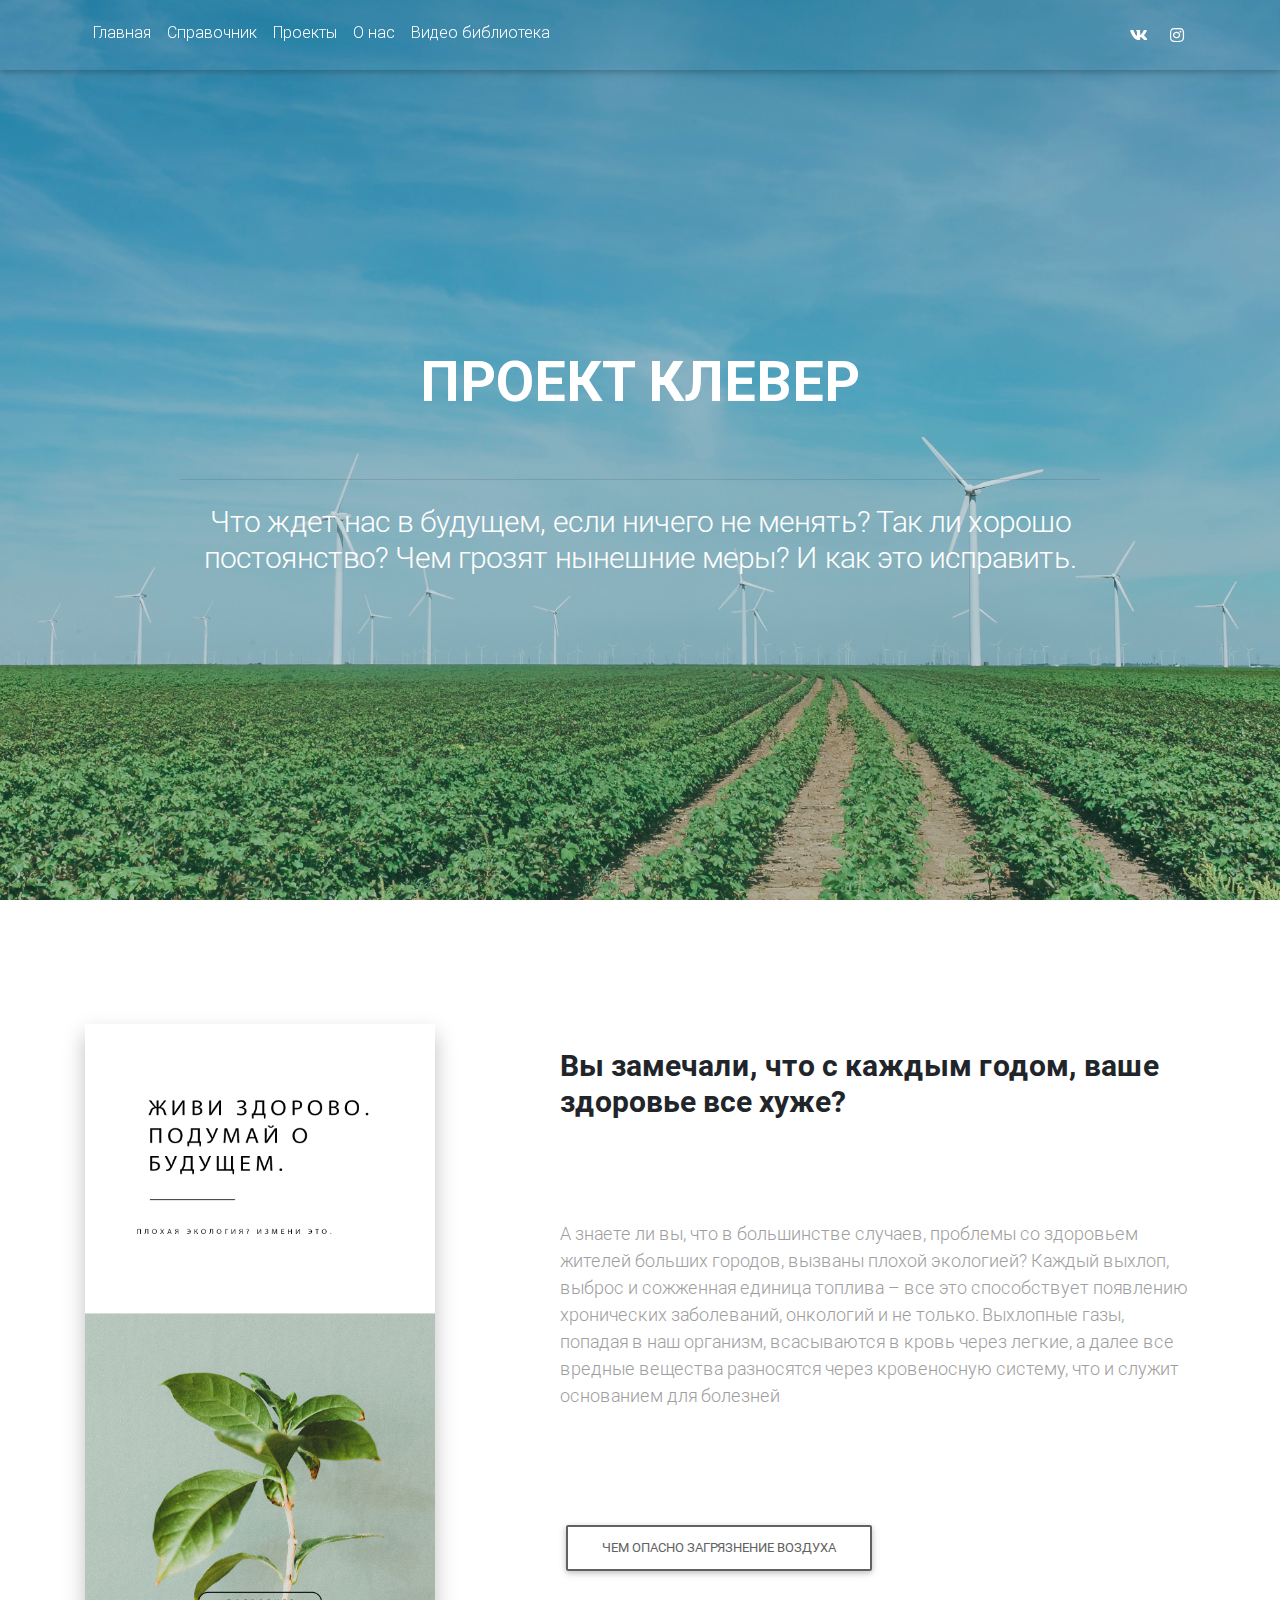
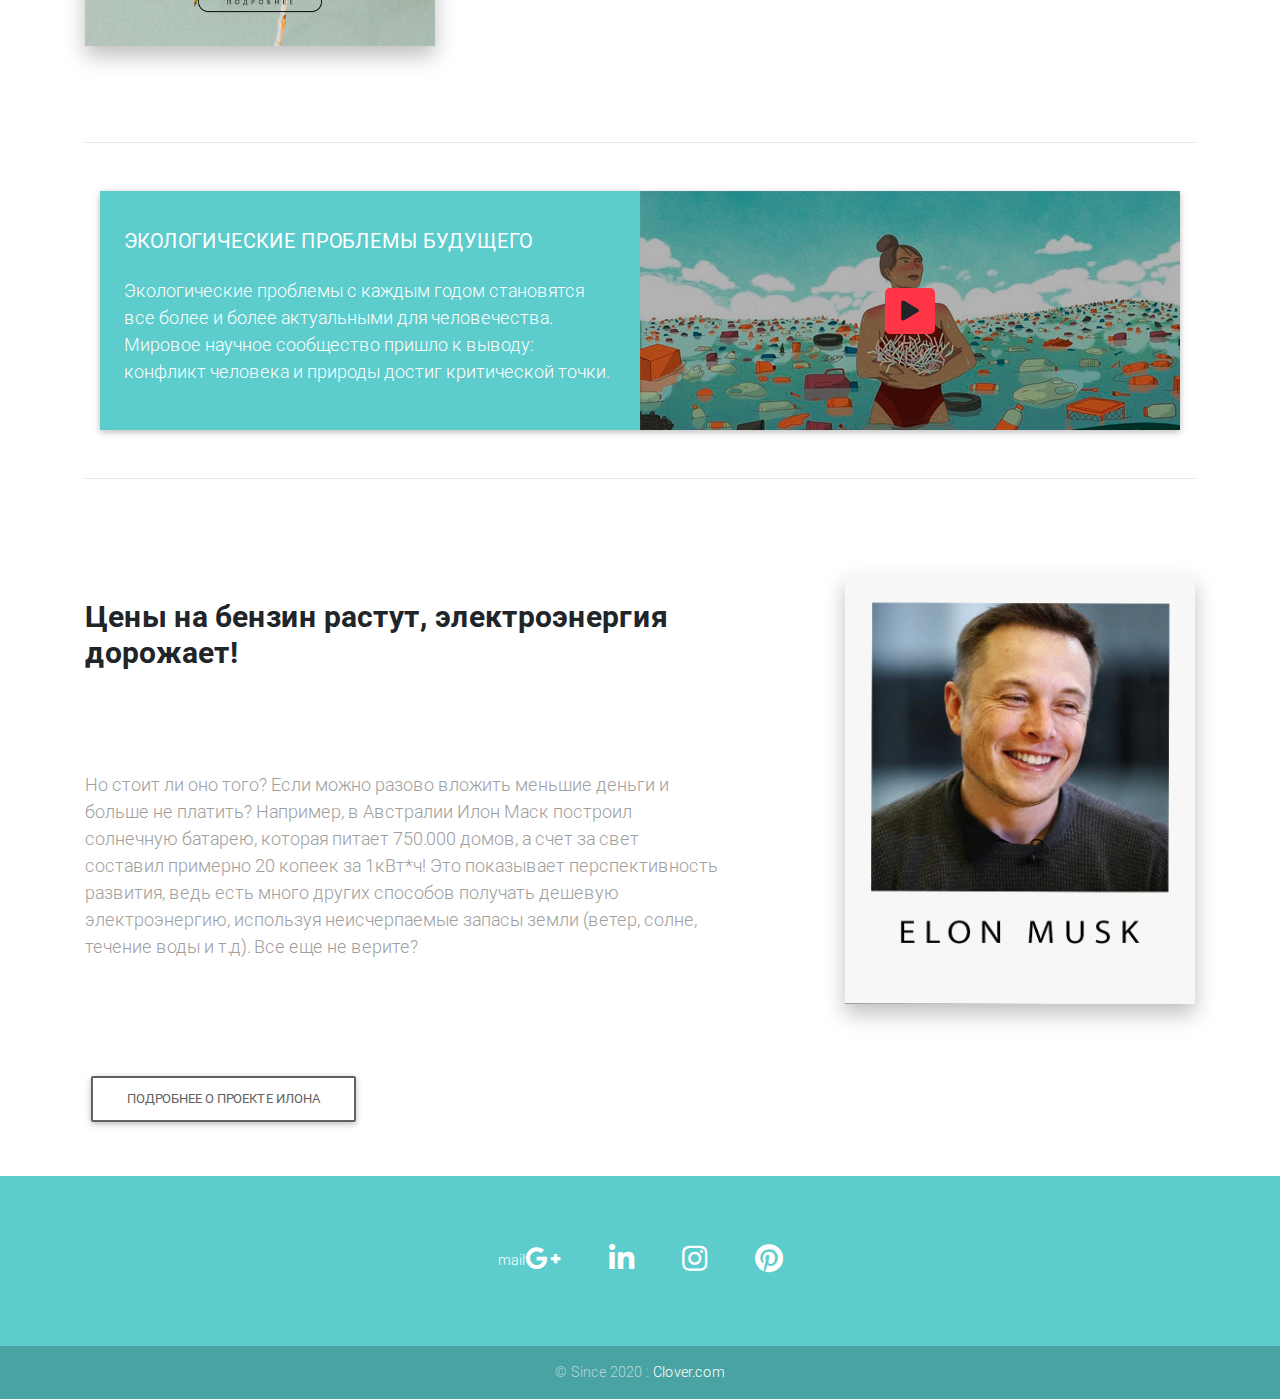
<file: index.html>
<!DOCTYPE html>
<html lang="en">

<head>
  <meta charset="utf-8">
  <meta name="viewport" content="width=device-width, initial-scale=1, shrink-to-fit=no">
  <meta http-equiv="x-ua-compatible" content="ie=edge">
  <title>АИЭ</title>
  <!-- Font Awesome -->
  <link rel="stylesheet" href="https://use.fontawesome.com/releases/v5.8.2/css/all.css">
  <link rel="shortcut icon" href="cultures.png">
  <!-- Bootstrap core CSS -->
  <link href="css/bootstrap.min.css" rel="stylesheet">
  <!-- Material Design Bootstrap -->
  <link href="css/mdb.min.css" rel="stylesheet">
  <!-- Your custom styles (optional) -->
  <link href="style.css" rel="stylesheet">
  <link rel="stylesheet" href="js/script.js">
</head>

<body>

  <header>
 <nav class="navbar navbar-expand-lg navbar-dark fixed-top scrolling-navbar ">
   <div class="container ">
     <!--<a href="#" class="navbar-brand">Navbar</a>-->
   
   <button class="navbar-toggler" type="button" data-toggle="collapse" data-target="#basicExampleNav" aria-controls="basicExampleNav" aria-expanded="false"
   aria-label="Toggle Navigation">
     <span class="navbar-toggler-icon"></span>
   </button>
   <div class="collapse navbar-collapse justify-content-betwen " id="basicExampleNav">
     <ul class="navbar-nav mr-auto smooth-scroll " >
       <li class="nav--item">
         <a href="#intro" class="nav-link waves-effect waves-light white-text">Главная</a>
       </li>
       <li class="nav-item">
          <a href="guide.html" class="nav-link waves-effect waves-light">Справочник</a>
        </li>
        <li class="nav-item">
            <a href="Project.html" class="nav-link waves-effect waves-light">Проекты</a>
          </li>
          <li class="nav-item">
              <a href="About.html" class="nav-link waves-effect waves-light">О нас</a>
            </li>
            <li class="nav-item">
                <a href="videolib.html" class="nav-link waves-effect waves-light">Видео библиотека</a>
              </li>
     </ul>

     <ul class="navbar-nav flex-icons">
        <li class="nav-item">
          <a href="https://vk.com/clover_aes" target="blank" class="nav-link waves-effect waves-light">
              <i class="fab fa-vk"></i>
              
          </a>
          
        </li>
        <li class="nav-item">
          <a href="https://www.instagram.com/gachibas/" target="blank" class="nav-link waves-effect waves-light">
              
              <i class="fab fa-instagram"></i>
              
          </a>
          
        </li>

      
              
          </a>
          
        </li>
        
      </ul>

    </div>
   </div>
 </nav>  

 <div id="intro" class="view">
   <div class="mask rgba-cyan-slight">
     <div class="container fluid d-flex align-items-center justify-content-center h-100">
       <div class="row d-flex justify-content-center text-center">
         <div class="col-md-10">
           <h2 class="display-4 font-weight-bold white-text py-5 mg-2">
              ПРОЕКТ КЛЕВЕР
           </h2>
           <hr class="light">
           <h4 class="white-text my-4">Что ждет нас в будущем, если ничего не менять?
              Так ли хорошо постоянство? Чем грозят нынешние меры? И как это исправить.
                 </h4>
             
         </div>
       </div>
     </div>
   </div>
 </div>
  </header>

  <main class="mt-20">
    <div class="container">
      <section class="justify-content-start">
      <div class="row d-flex justify-content-center mb-4">
          <div class="col-md-8">
              
            </div>
      </div>
      <div class="row">
        <div class="col-md-4 mb-5">
         <div id="photo1" class="view overlay hoverable">
           <img src="1u.jpg" alt="" class="img-fluid">
           <div class="mask flex-center rgba-green-slight">
              <p class="white-text"><a href="https://zen.yandex.ru/media/id/5c6ae5655f895b00aef0eade/35-prostyh-sposobov-uluchshit-ekologiiu-na-planete-5c892bc398f53700b45edd4b" target="blank">ПОДРОБНЕЕ</a></p>
          </div>
         </div>
        </div>
        <div class="col-md-1 mb-5">
          </div>
        <div class="col-md-7 mb-5">
            <h4 class="my-4 font-weight-bold">Вы замечали, что с каждым годом, ваше здоровье все хуже?</h4>
            <p id="card1" class="grey-text" ">А знаете ли вы, что в большинстве случаев, проблемы со здоровьем жителей больших городов, вызваны плохой экологией?

                Каждый выхлоп, выброс и сожженная единица топлива – все это способствует появлению хронических заболеваний, онкологий и не только.
                
                Выхлопные газы, попадая в наш организм, всасываются в кровь через легкие, а далее все вредные вещества разносятся через кровеносную систему, что и служит основанием для болезней</p>
                <a href="https://zen.yandex.ru/media/breeeth/chem-opasno-zagriaznenie-vozduha-5d69634f3f548700ad539e46" target="blank"><button id="bt2" class="btn btn-outline-grey waves-effect waves-light "> ЧЕМ ОПАСНО ЗАГРЯЗНЕНИЕ ВОЗДУХА</button></a>

          </div>
      </div>
      
    </section>
    <hr class="my-5">
    <div class="container-fluid mt-3 mb-5">

      <!-- Section -->
      <section class="bg-primary z-depth-1">
    
        <!-- Modal -->
        <div class="modal fade" id="modal1" tabindex="-1" role="dialog" aria-labelledby="exampleModalLabel"
          aria-hidden="true">
          <div class="modal-dialog modal-lg modal-dialog-centered" role="document">
            <div class="modal-content">
              <div class="embed-responsive embed-responsive-16by9 z-depth-1-half">
                <iframe id="player" src="https://www.youtube.com/embed/BZRj0EsCs_w" frameborder="0" allow="accelerometer; autoplay; encrypted-media; gyroscope; picture-in-picture" allowfullscreen></iframe>
              </div>
            </div>
          </div>
        </div>
       
    
        <div class="row no-gutters">
    
          <div class="col-lg-6 order-md-2">
            <div class="view">
              <img class="img-fluid" src="video.jpg" alt="Video title">
              <div class="mask flex-center rgba-black-light">
                <a id="play" class="btn-floating btn-danger btn-lg" data-toggle="modal" data-target="#modal1"><i class="fas fa-play"></i></a>
              </div>
            </div>
          </div>
    
          <div class="col-lg-6 mx-auto d-flex align-items-center text-white" style="background-color: #5CCCCC;">
            <div class="px-4 py-4 py-lg-0">
              <h5 class="font-weight-normal mb-4 " >ЭКОЛОГИЧЕСКИЕ ПРОБЛЕМЫ БУДУЩЕГО</h5>
              <p class="mb-2">
                Экологические проблемы с каждым годом становятся 
                все более и более актуальными для человечества. 
                 Мировое научное сообщество
                 пришло к выводу: конфликт человека и 
                 природы достиг критической точки. </p>
            </div>
          </div>
    
        </div>
        
      </section>
      <!-- Section -->
    
    </div>
    <hr class="my-5">
    <br>
    <br>
    
    <div class="row">
      <div class="col-md-7 mb-5 pt-10">
        <h4 class="my-4 font-weight-bold">Цены на бензин растут, электроэнергия дорожает!
        </h4>
        <p id="card1" class="grey-text" ">Но стоит ли оно того? Если можно разово вложить меньшие деньги и больше не платить?
          Например, в Австралии Илон Маск построил солнечную батарею, которая питает 750.000 домов, а счет за свет составил примерно 20 копеек за 1кВт*ч! 
          Это показывает перспективность развития, ведь есть много других способов получать дешевую электроэнергию, используя неисчерпаемые запасы земли 
          (ветер, солне, течение воды и т.д). Все еще не верите?
        </p>
            <a href="https://www.forbes.ru/tehnologii/353319-milliarder-ilon-mask-na-spor-ustanovil-v-avstralii-krupneyshuyu-v-mire-batareyu" target="blank"><button id="bt2" class="btn btn-outline-grey waves-effect waves-light ">ПОДРОБНЕЕ О ПРОЕКТЕ ИЛОНА</button></a>

      </div>
      <div class="col-md-1 mb-5">
      </div>
      <div class="col-md-4 mb-5">
       <div id="photo1" class="view overlay hoverable">
         <img src="DDD.jpg" alt="" class="img-fluid">
         <div class="mask flex-center rgba-green-slight">
            <p class="white-text"><a href=https://ru.wikipedia.org/wiki/%D0%9C%D0%B0%D1%81%D0%BA,_%D0%98%D0%BB%D0%BE%D0%BD target="blank">ПОДРОБНЕЕ</a></p>
        </div>
       </div>
      </div>
      
      
    </div>
    </div> 
  </main>
 

  <!-- Footer -->
<footer class="page-footer font-small  darken-3" style="background-color:#5CCCCC;">
 
  <!-- Footer Elements -->
  <div class="container">

    <!-- Grid row-->
    <div class="row">

      <!-- Grid column -->
      <div class="col-md-12 py-5">
        <div class="mb-5 flex-center">

          <!-- Facebook -->
          
          <!-- Twitter -->
          <a href="mailto : levparygin3@gmail.com">mail</a>
          <!-- Google +-->
          <a class="gplus-ic">
            <i class="fab fa-google-plus-g fa-lg white-text mr-md-5 mr-3 fa-2x"></i>
          </a>
          <!--Linkedin -->
          <a class="li-ic">
            <i class="fab fa-linkedin-in fa-lg white-text mr-md-5 mr-3 fa-2x"> </i>
          </a>
          <!--Instagram-->
          <a class="ins-ic">
            <i class="fab fa-instagram fa-lg white-text mr-md-5 mr-3 fa-2x"> </i>
          </a>
          <!--Pinterest-->
          <a class="pin-ic">
            <i class="fab fa-pinterest fa-lg white-text fa-2x"> </i>
          </a>
        </div>
      </div>
      <!-- Grid column -->

    </div>
    <!-- Grid row-->

  </div>
  <!-- Footer Elements -->

  
  <div class="footer-copyright text-center py-3">© Since 2020 :
    <a href="#"> Clover.com</a>
  </div>
  

</footer>
<!-- Footer -->
 
  <!-- SCRIPTS -->
  <!-- JQuery -->
  <script type="text/javascript" src="js/jquery-3.4.1.min.js"></script>
  <!-- Bootstrap tooltips -->
  <script type="text/javascript" src="js/popper.min.js"></script>
  <!-- Bootstrap core JavaScript -->
  <script type="text/javascript" src="js/bootstrap.min.js"></script>
  <!-- MDB core JavaScript -->
  <script type="text/javascript" src="js/mdb.min.js"></script>
</body>

</html>
</file>
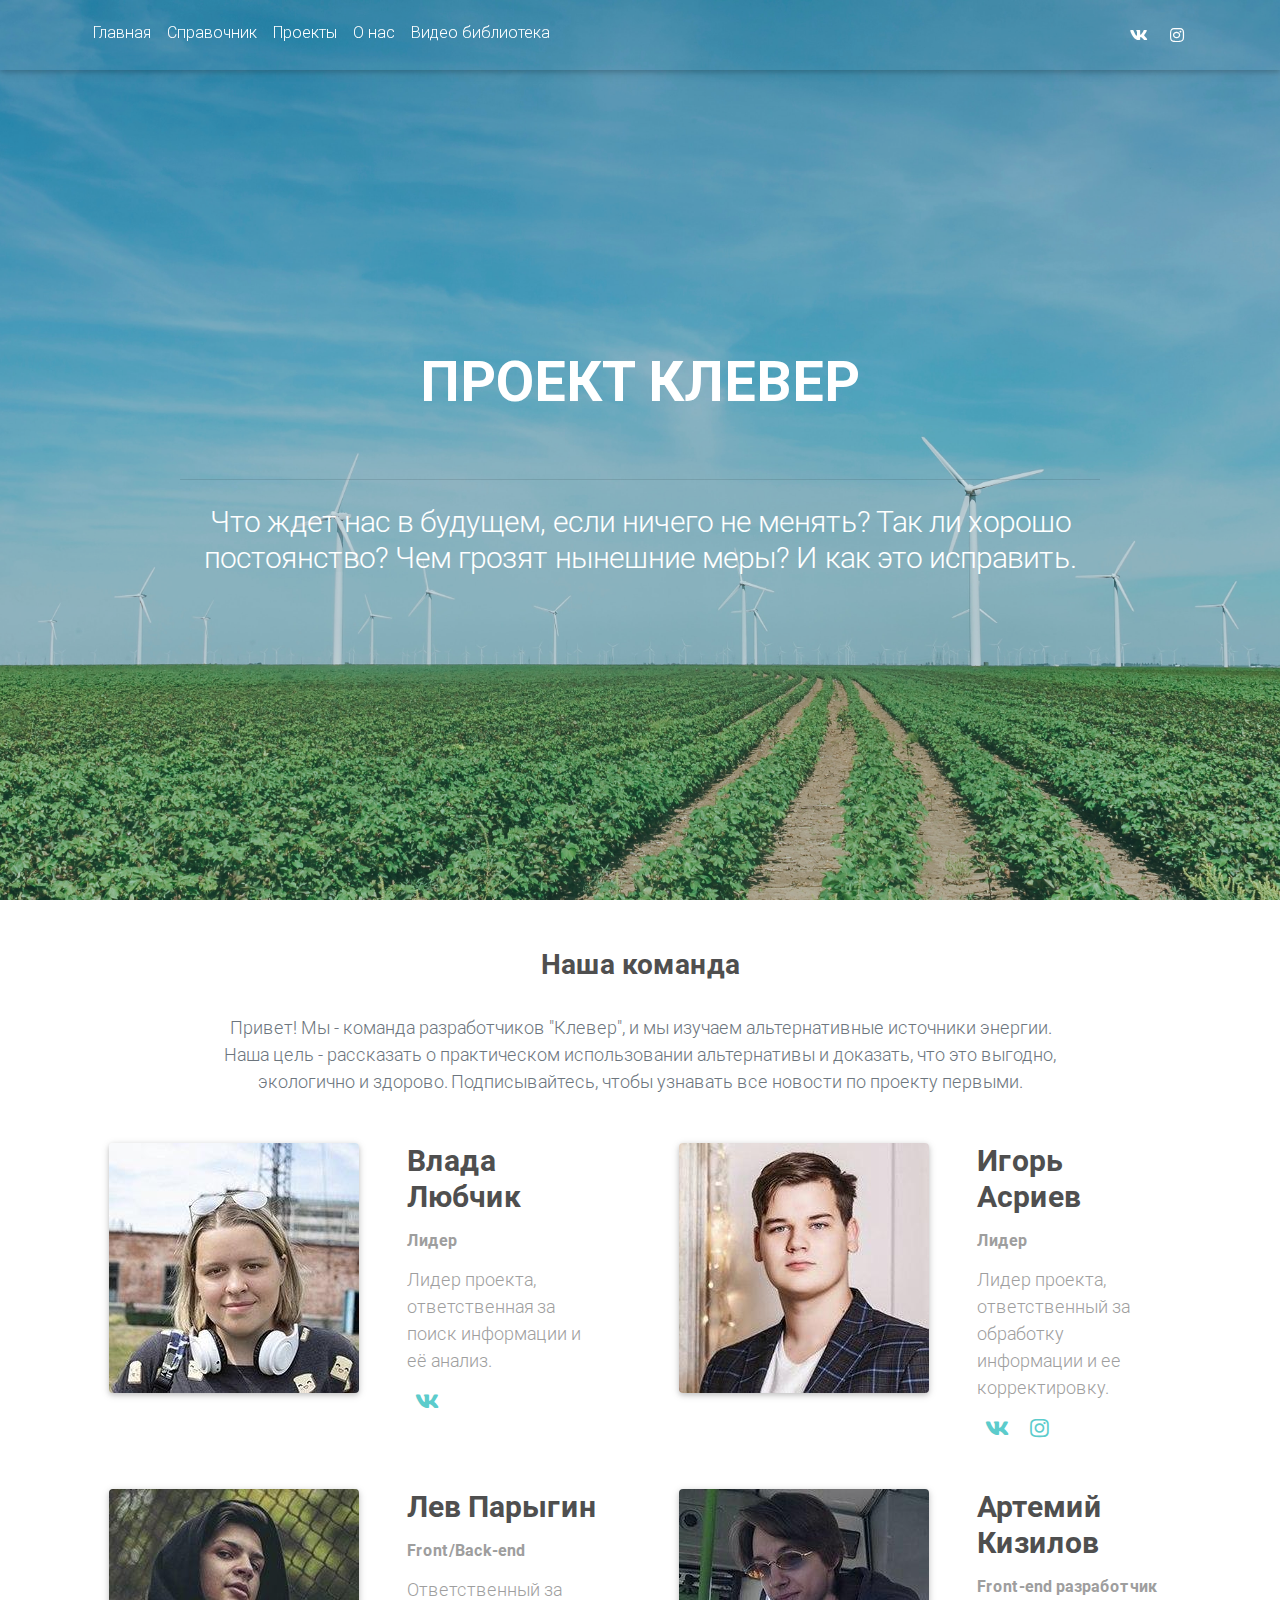
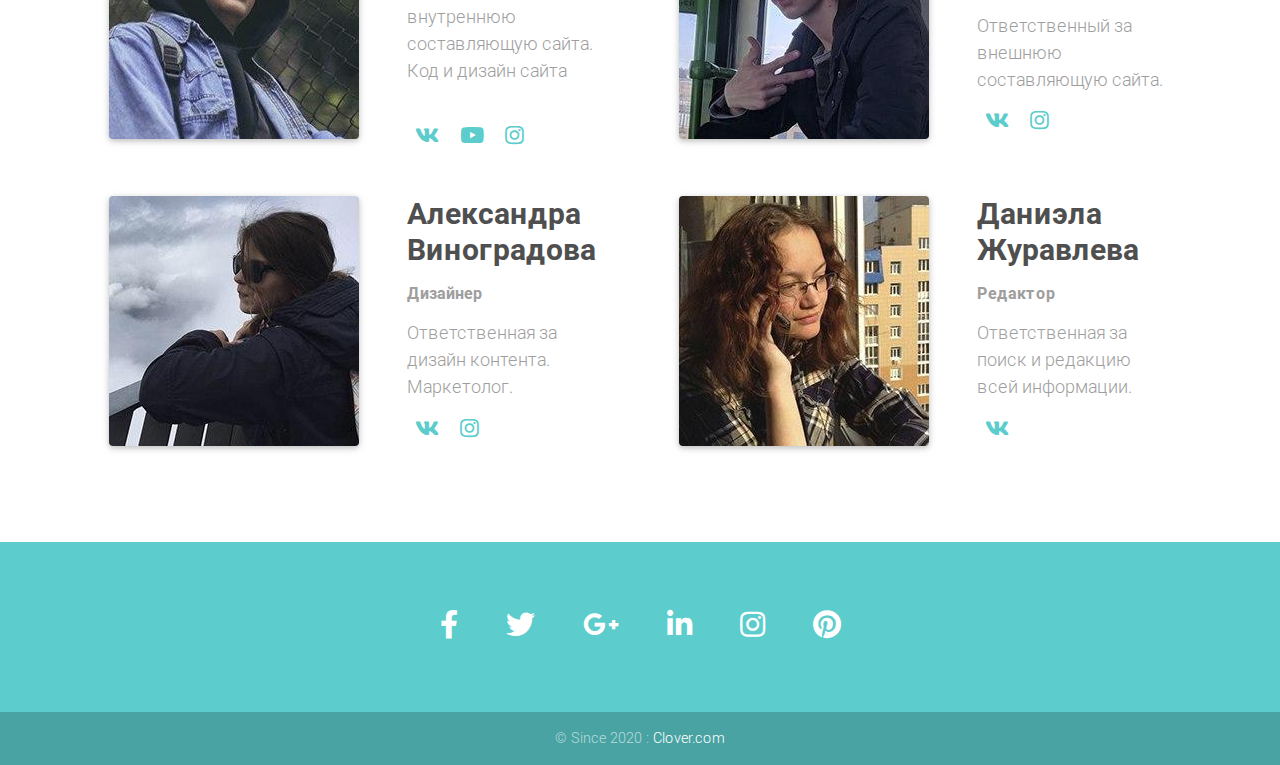
<file: About.html>
<!DOCTYPE html>
<html lang="en">

<head>
  <meta charset="utf-8">
  <meta name="viewport" content="width=device-width, initial-scale=1, shrink-to-fit=no">
  <meta http-equiv="x-ua-compatible" content="ie=edge">
  <title>АИЭ</title>
  <!-- Font Awesome -->
  <link rel="stylesheet" href="https://use.fontawesome.com/releases/v5.8.2/css/all.css">
  <link rel="shortcut icon" href="cultures.png">
  <!-- Bootstrap core CSS -->
  <link href="css/bootstrap.min.css" rel="stylesheet">
  <!-- Material Design Bootstrap -->
  <link href="css/mdb.min.css" rel="stylesheet">
  <!-- Your custom styles (optional) -->
  <link href="style.css" rel="stylesheet">
</head>

<body>

  <header>
 <nav class="navbar navbar-expand-lg navbar-dark fixed-top scrolling-navbar ">
   <div class="container ">
     <!--<a href="#" class="navbar-brand">Navbar</a>-->
   
   <button class="navbar-toggler" type="button" data-toggle="collapse" data-target="#basicExampleNav" aria-controls="basicExampleNav" aria-expanded="false"
   aria-label="Toggle Navigation">
     <span class="navbar-toggler-icon"></span>
   </button>
   <div class="collapse navbar-collapse justify-content-betwen " id="basicExampleNav">
     <ul class="navbar-nav mr-auto smooth-scroll " >
       <li class="nav--item">
         <a href="index.html" class="nav-link waves-effect waves-light white-text">Главная</a>
       </li>
       <li class="nav-item">
          <a href="guide.html" class="nav-link waves-effect waves-light">Справочник</a>
        </li>
        <li class="nav-item">
            <a href="Project.html" class="nav-link waves-effect waves-light">Проекты</a>
          </li>
          <li class="nav-item">
              <a href="About.html" class="nav-link waves-effect waves-light">О нас</a>
            </li>
            <li class="nav-item">
                <a href="videolib.html" class="nav-link waves-effect waves-light">Видео библиотека</a>
              </li>
     </ul>

     <ul class="navbar-nav flex-icons">
        <li class="nav-item">
          <a href="https://vk.com/clover_aes" target="blank" class="nav-link waves-effect waves-light">
              <i class="fab fa-vk"></i>
              
          </a>
          
        </li>
        <li class="nav-item">
          <a href="https://www.instagram.com/gachibas/" target="blank" class="nav-link waves-effect waves-light">
              
              <i class="fab fa-instagram"></i>
              
          </a>
          
        </li>

       
              
          </a>
          
        </li>
        
      </ul>

    </div>
   </div>
 </nav>  

 <div id="intro" class="view">
   <div class="mask rgba-cyan-slight">
     <div class="container fluid d-flex align-items-center justify-content-center h-100">
       <div class="row d-flex justify-content-center text-center">
         <div class="col-md-10">
           <h2 class="display-4 font-weight-bold white-text py-5 mg-2">
              ПРОЕКТ КЛЕВЕР
           </h2>
           <hr class="light">
           <h4 class="white-text my-4">Что ждет нас в будущем, если ничего не менять?
              Так ли хорошо постоянство? Чем грозят нынешние меры? И как это исправить.
                 </h4>
              
         </div>
       </div>
     </div>
   </div>
 </div>
  </header>

 
  
  <div class="container my-5">


    <!--Section: Content-->
    <section class="team-section text-center dark-grey-text">
  
      <!-- Section heading -->
      <h3 class="font-weight-bold pb-2 mb-4">Наша команда</h3>
      <!-- Section description -->
      <p class="text-muted w-responsive mx-auto mb-5">Привет! Мы - команда разработчиков "Клевер", и мы изучаем альтернативные источники энергии. Наша цель - рассказать о практическом использовании альтернативы и доказать, что это выгодно, экологично и здорово. Подписывайтесь, чтобы узнавать все новости по проекту первыми. </p>
  
      <!-- Grid row-->
      <div class="row text-center text-md-left">
  
        <!-- Grid column -->
        <div class="col-lg-6 col-md-12 mb-5 d-md-flex justify-content-between">
          <div class="avatar mb-md-0 mb-4 mx-4">
            <img src="vlada.jpg" class="rounded z-depth-1" alt="Sample avatar">
          </div>
          <div class="mx-4">
            <h4 class="font-weight-bold mb-3">Влада Любчик</h4>
            <h6 class="font-weight-bold grey-text mb-3">Лидер</h6>
            <p class="grey-text">Лидер проекта, ответственная за поиск информации и её анализ.</p>
            <!-- Facebook-->
            <a href="https://vk.com/vlada_do" target="blank" class="p-2 fa-lg fb-ic ">
              <i class="fab fa-vk"> </i>
            </a>
            <!-- Twitter -->
            
            <!--Dribbble -->
            
          </div>
        </div>
        <!-- Grid column -->
  
        <!-- Grid column -->
        <div class="col-lg-6 col-md-12 mb-5 d-md-flex justify-content-between">
          <div class="avatar mb-md-0 mb-4 mx-4">
            <img src="igor.jpg" class="rounded z-depth-1" alt="Sample avatar">
          </div>
          <div class="mx-4">
            <h4 class="font-weight-bold mb-3">Игорь Асриев</h4>
            <h6 class="font-weight-bold grey-text mb-3">Лидер</h6>
            <p class="grey-text">Лидер проекта, ответственный за обработку информации и ее корректировку.</p>
            <!-- Facebook-->
            <div class="border-2px"> 
            <a href="https://vk.com/id249498388" target="blank"class="p-2 fa-lg fb-ic ">
              <i class="fab fa-vk"> </i>
            </a>
            <!--YouTube -->
            
            <!--Instagram-->
            <a href="https://www.instagram.com/asrievvelikolepniy/" target="blank" class="p-2 fa-lg ins-ic">
              <i class="fab fa-instagram"> </i>
            </a>
          </div>

          </div>
        </div>
        <div class="col-lg-6 col-md-12 mb-5 d-md-flex justify-content-between">
          <div class="avatar mb-md-0 mb-4 mx-4">
            <img src="lev.jpg" class="rounded z-depth-1" alt="Sample avatar">
          </div>
          <div class="mx-4">
            <h4 class="font-weight-bold mb-3">Лев Парыгин</h4>
            <h6 class="font-weight-bold grey-text mb-3">Front/Back-end </h6>
            <p class="grey-text">Ответственный за внутреннюю составляющую сайта. Код и дизайн сайта</p>
            <br>
            <!-- Facebook-->
            <a href="https://vk.com/0tosaka" target="blank"class="p-2 fa-lg fb-ic ">
              <i class="fab fa-vk"> </i>
            </a>
            <!--YouTube -->
            <a href="https://www.youtube.com/channel/UCjQrXoGAWQcsOB9DVjmeZxA?view_as=subscriber" target="blank" class="p-2 fa-lg yt-ic">
              <i class="fab fa-youtube"> </i>
            </a>
            <!--Instagram-->
            <a href="https://www.instagram.com/gachibas/" target="blank" class="p-2 fa-lg ins-ic">
              <i class="fab fa-instagram"> </i>
            </a>
          </div>
        </div>
        <div class="col-lg-6 col-md-12 mb-5 d-md-flex justify-content-between">
          <div class="avatar mb-md-0 mb-4 mx-4">
            <img src="kesha.jpg" class="rounded z-depth-1" alt="Sample avatar">
          </div>
          <div class="mx-4">
            <h4 class="font-weight-bold mb-3">Артемий Кизилов</h4>
            <h6 class="font-weight-bold grey-text mb-3">Front-end разработчик</h6>
            <p class="grey-text">Ответственный за внешнюю составляющую сайта. </p>
            <!-- Facebook-->
            <a href="https://vk.com/damn_face" target="blank"class="p-2 fa-lg fb-ic ">
              <i class="fab fa-vk"> </i>
            </a>
            <!--YouTube -->
            
            <!--Instagram-->
            <a href="https://www.instagram.com/damn_face/" target="blank" class="p-2 fa-lg ins-ic">
              <i class="fab fa-instagram"> </i>
            </a>
          </div>
        </div>
        <div class="col-lg-6 col-md-12 mb-5 d-md-flex justify-content-between">
          <div class="avatar mb-md-0 mb-4 mx-4">
            <img src="sasha.jpg" class="rounded z-depth-1" alt="Sample avatar">
          </div>
          <div class="mx-4">
            <h4 class="font-weight-bold mb-3">Александра Виноградова</h4>
            <h6 class="font-weight-bold grey-text mb-3">Дизайнер</h6>
            <p class="grey-text">Ответственная за дизайн контента. Маркетолог.</p>
            <!-- Facebook-->
            <a href="https://vk.com/sashavinogradova21" target="blank"class="p-2 fa-lg fb-ic ">
              <i class="fab fa-vk"> </i>
            </a>
            
            <!--YouTube -->
            <a href="https://www.instagram.com/sasha_vinogradova21/" target="blank" class="p-2 fa-lg ins-ic">
              <i class="fab fa-instagram"> </i>
            </a>
          </div>
        </div>
        <div class="col-lg-6 col-md-12 mb-5 d-md-flex justify-content-between">
          <div class="avatar mb-md-0 mb-4 mx-4">
            <img src="dan.jpg" class="rounded z-depth-1" alt="Sample avatar">
          </div>
          <div class="mx-4">
            <h4 class="font-weight-bold mb-3">Даниэла Журавлева</h4>
            <h6 class="font-weight-bold grey-text mb-3">Редактор</h6>
            <p class="grey-text">Ответственная за поиск и редакцию всей информации. </p>
            <!-- Facebook-->
            
            <!--Instagram-->
            <a href="https://vk.com/curly_haired.girl" target="blank"class="p-2 fa-lg fb-ic ">
              <i class="fab fa-vk"> </i>
            </a>
          </div>
        </div>
        <!-- Grid column -->
  
      </div>
      <!-- Grid row-->
  
      <!-- Grid row-->
      <div class="row text-center text-md-left">
  
        <!-- Grid column -->
        
        <!-- Grid column -->
  
        <!-- Grid column -->
        

        
        <!-- Grid column -->
  
      </div>
      <!-- Grid row-->
  
    </section>
    <!--Section: Content-->
  
  
  </div>
  <!-- Footer -->
<footer class="page-footer font-small  darken-3" style="background-color:#5CCCCC;">
 
  <!-- Footer Elements -->
  <div class="container">

    <!-- Grid row-->
    <div class="row">

      <!-- Grid column -->
      <div class="col-md-12 py-5">
        <div class="mb-5 flex-center">

          <!-- Facebook -->
          <a class="fb-ic">
            <i class="fab fa-facebook-f fa-lg white-text mr-md-5 mr-3 fa-2x"> </i>
          </a>
          <!-- Twitter -->
          <a class="tw-ic">
            <i class="fab fa-twitter fa-lg white-text mr-md-5 mr-3 fa-2x"> </i>
          </a>
          <!-- Google +-->
          <a class="gplus-ic">
            <i class="fab fa-google-plus-g fa-lg white-text mr-md-5 mr-3 fa-2x"> </i>
          </a>
          <!--Linkedin -->
          <a class="li-ic">
            <i class="fab fa-linkedin-in fa-lg white-text mr-md-5 mr-3 fa-2x"> </i>
          </a>
          <!--Instagram-->
          <a class="ins-ic">
            <i class="fab fa-instagram fa-lg white-text mr-md-5 mr-3 fa-2x"> </i>
          </a>
          <!--Pinterest-->
          <a class="pin-ic">
            <i class="fab fa-pinterest fa-lg white-text fa-2x"> </i>
          </a>
        </div>
      </div>
      <!-- Grid column -->

    </div>
    <!-- Grid row-->

  </div>
  <!-- Footer Elements -->

  
  <div class="footer-copyright text-center py-3">© Since 2020 :
    <a href="#"> Clover.com</a>
  </div>
  

</footer>
  
  
 
 
  <!-- SCRIPTS -->
  <!-- JQuery -->
  <script type="text/javascript" src="js/jquery-3.4.1.min.js"></script>
  <!-- Bootstrap tooltips -->
  <script type="text/javascript" src="js/popper.min.js"></script>
  <!-- Bootstrap core JavaScript -->
  <script type="text/javascript" src="js/bootstrap.min.js"></script>
  <!-- MDB core JavaScript -->
  <script type="text/javascript" src="js/mdb.min.js"></script>
</body>

</html>
</file>
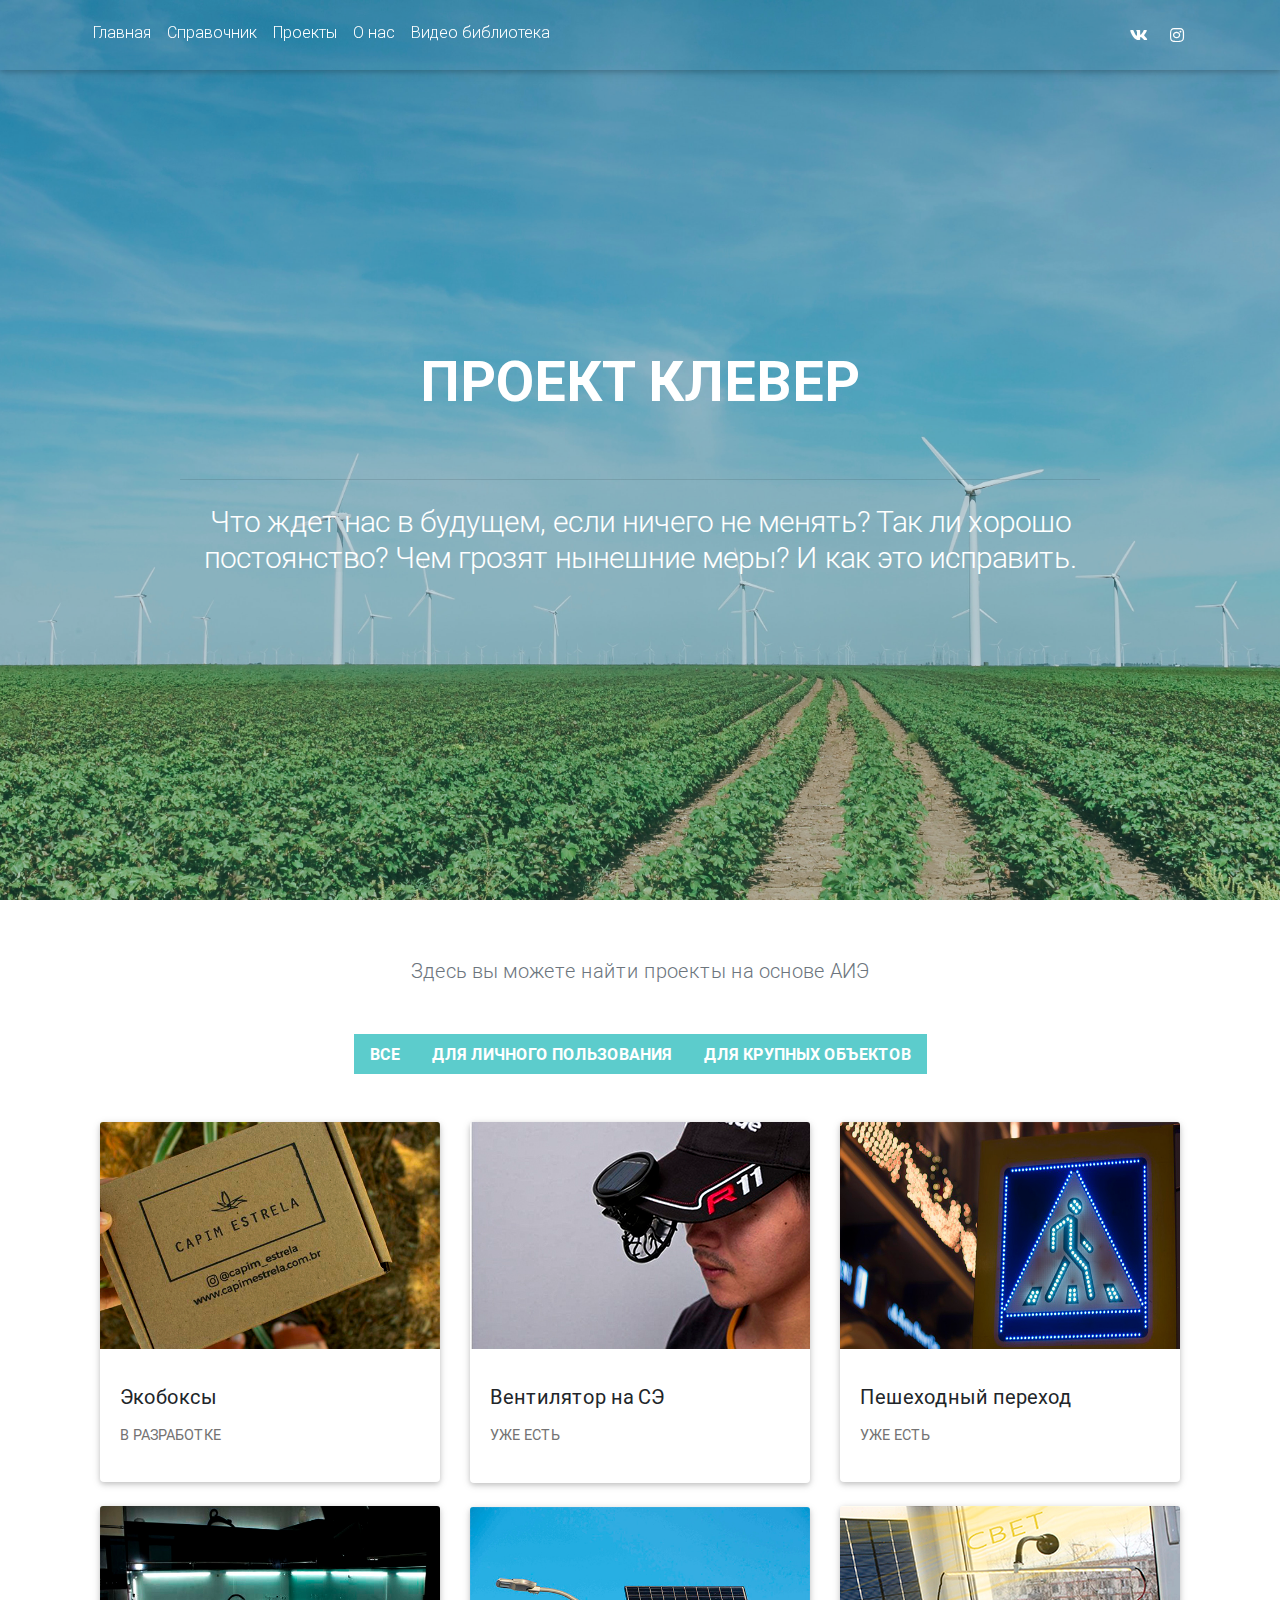
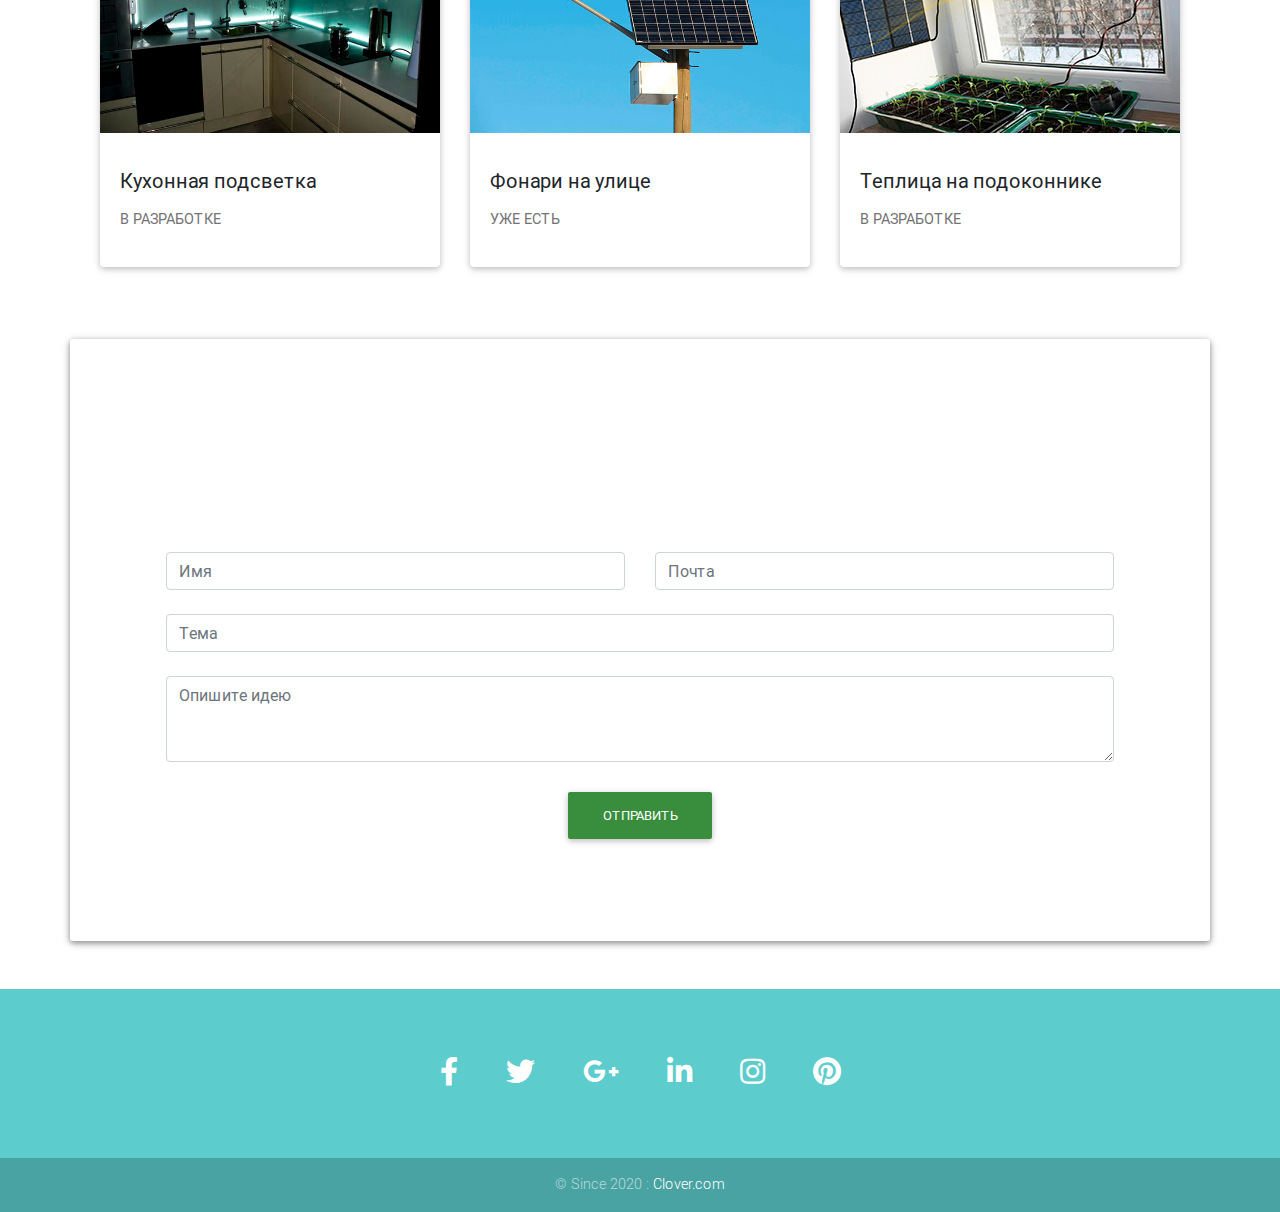
<file: Project.html>
<!DOCTYPE html>
<html lang="en">

<head>
  <meta charset="utf-8">
  <meta name="viewport" content="width=device-width, initial-scale=1, shrink-to-fit=no">
  <meta http-equiv="x-ua-compatible" content="ie=edge">
  <title>АИЭ</title>
  <!-- Font Awesome -->
  <link rel="stylesheet" href="https://use.fontawesome.com/releases/v5.8.2/css/all.css">
  <link rel="shortcut icon" href="cultures.png">
  <!-- Bootstrap core CSS -->
  <link href="css/bootstrap.min.css" rel="stylesheet">
  <!-- Material Design Bootstrap -->
  <link href="css/mdb.min.css" rel="stylesheet">
  <!-- Your custom styles (optional) -->
  <link href="style.css" rel="stylesheet">
  <link rel="stylesheet" href="js/common.js">
</head>

<body>

  <header>
 <nav class="navbar navbar-expand-lg navbar-dark fixed-top scrolling-navbar ">
   <div class="container ">
     <!--<a href="#" class="navbar-brand">Navbar</a>-->
   
   <button class="navbar-toggler" type="button" data-toggle="collapse" data-target="#basicExampleNav" aria-controls="basicExampleNav" aria-expanded="false"
   aria-label="Toggle Navigation">
     <span class="navbar-toggler-icon"></span>
   </button>
   <div class="collapse navbar-collapse justify-content-betwen " id="basicExampleNav">
     <ul class="navbar-nav mr-auto smooth-scroll " >
       <li class="nav--item">
         <a href="index.html" class="nav-link waves-effect waves-light white-text">Главная</a>
       </li>
       <li class="nav-item">
          <a href="guide.html" class="nav-link waves-effect waves-light">Справочник</a>
        </li>
        <li class="nav-item">
            <a href="#intro" class="nav-link waves-effect waves-light">Проекты</a>
          </li>
          <li class="nav-item">
              <a href="About.html" class="nav-link waves-effect waves-light">О нас</a>
            </li>
            <li class="nav-item">
                <a href="videolib.html" class="nav-link waves-effect waves-light">Видео библиотека</a>
              </li>
     </ul>

     <ul class="navbar-nav flex-icons">
        <li class="nav-item">
          <a href="https://vk.com/clover_aes" target="blank" class="nav-link waves-effect waves-light">
              <i class="fab fa-vk"></i>
              
          </a>
          
        </li>
        <li class="nav-item">
          <a href="https://www.instagram.com/gachibas/" target="blank" class="nav-link waves-effect waves-light">
              
              <i class="fab fa-instagram"></i>
              
          </a>
          
        </li>

      
              
          </a>
          
        </li>
        
      </ul>

    </div>
   </div>
 </nav>  

 <div id="intro" class="view">
   <div class="mask rgba-cyan-slight">
     <div class="container fluid d-flex align-items-center justify-content-center h-100">
       <div class="row d-flex justify-content-center text-center">
         <div class="col-md-10">
           <h2 class="display-4 font-weight-bold white-text py-5 mg-2">
              ПРОЕКТ КЛЕВЕР
           </h2>
           <hr class="light">
           <h4 class="white-text my-4">Что ждет нас в будущем, если ничего не менять?
              Так ли хорошо постоянство? Чем грозят нынешние меры? И как это исправить.
                 </h4>
              
         </div>
       </div>
     </div>
   </div>
 </div>
  </header>

  
        

  <div class="container my-5">


    <!-- Section: Block Content -->
  
    <!-- Section: Block Content -->

    <div class="container my-5">

      <!-- Section -->
      <section>
        
        <style>
          .md-pills .nav-link.active {
            color: #fff;
            background-color: #616161;
          }
          button.close {
            position: absolute;
            right: 0;
            z-index: 2;
            padding-right: 1rem;
            padding-top: .6rem;
          }
        </style>
        
        <!-- Modal -->
        <div class="modal fade" id="basicExampleModal" tabindex="-1" role="dialog" aria-labelledby="exampleModalLabel" aria-hidden="true">
          <div class="modal-dialog modal-lg modal-dialog-centered" role="document">
            <div class="modal-content">
              <div class="modal-body p-0">
                <button type="button" class="close" data-dismiss="modal" aria-label="Close">
                  <span aria-hidden="true">&times;</span>
                </button>
                
                <!-- Grid row -->
                <div class="row">
                
                  <!-- Grid column -->
                  <div class="col-md-6 py-5 pl-5">
                    
                    <h5 class="font-weight-normal mb-3">Экобоксы</h5>
    
                    <p class="text-muted">Они подразумевают под собой некоторый компактный контейнер, который хранит в себе самые необходимые в походе вещи. Солнечная и ветряная энергия способны запитать такой бокс, а он в свою очередь может послужить повербанком или осветительным прибором.

                      Множество вещей можно придумать, опираясь на такую систему. Все они хоть немного, но экономят электроэнергию, а вариаций использования невероятное количество. Все ограничено лишь нашей фантазией. Начинать нужно с малого, ведь копейка рубль бережёт.</p>

                  </div>

                  <div class="col-md-6">                   
                    <div class="view rounded-right">
                      <img class="img-fluid" src="ecobox.jpg" alt="Sample image">
                    </div>                  
                  </div>
                </div>

              </div>
            </div>
          </div>
        </div>
        <![base64]>
        <div class="modal fade" id="basicExampleModal1" tabindex="-1" role="dialog" aria-labelledby="exampleModalLabel" aria-hidden="true">
          <div class="modal-dialog modal-lg modal-dialog-centered" role="document">
            <div class="modal-content">
              <div class="modal-body p-0">
                <button type="button" class="close" data-dismiss="modal" aria-label="Close">
                  <span aria-hidden="true">&times;</span>
                </button>
                
                <!-- Grid row -->
                <div class="row">
                
                  <!-- Grid column -->
                  <div class="col-md-6 py-5 pl-5">
                    
                    <h5 class="font-weight-normal mb-3">Кухонная подсветка</h5>
    
                    <p class="text-muted">Даже такую, казалось бы, малозначимую вещь можно полностью обеспечить альтернативной энергией, ведь начинать нужно с малого! На подоконнике в кухне располагается небольшая солнечная панель, которая питает аккумулятор. Такая система будет работать до тех пор, пока не сядет батарея, а как показывает практика, время использования кухонной подсветки не так велико, значит подобную систему можно использовать для светодиодного освещения комнат</p>

                  </div>

                  <div class="col-md-6">                   
                    <div class="view rounded-right">
                      <img class="img-fluid" src="kit.jpg" alt="Sample image">
                    </div>                  
                  </div>
                </div>

              </div>
            </div>
          </div>
        </div>
        <![base64]>
        <div class="modal fade" id="basicExampleModal2" tabindex="-1" role="dialog" aria-labelledby="exampleModalLabel" aria-hidden="true">
          <div class="modal-dialog modal-lg modal-dialog-centered" role="document">
            <div class="modal-content">
              <div class="modal-body p-0">
                <button type="button" class="close" data-dismiss="modal" aria-label="Close">
                  <span aria-hidden="true">&times;</span>
                </button>
                
                <!-- Grid row -->
                <div class="row">
                
                  <!-- Grid column -->
                  <div class="col-md-6 py-5 pl-5">
                    
                    <h5 class="font-weight-normal mb-3">Вентилятор на солнечной энергии</h5>
    
                    <p class="text-muted">Удобным устройством может стать Вентилятор на солнечной энергии! Такое устройство просто необходимо в жару. Размеры могут варьироваться от небольших, размером с телефон и до полноценного домашнего вентилятора. Летом довольно жарко и световой день долгий, а значит солнечной энергии в жару предостаточно. Солнечные панели можно расположить на балконе, окне или прикрепить прямо к корпусу, если речь идет о переносном устройстве. А дальше все работает аналогично проектам выше.</p>

                  </div>

                  <div class="col-md-6">                   
                    <div class="view rounded-right">
                      <img class="img-fluid" src="vent.jpg" alt="Sample image">
                    </div>                  
                  </div>
                </div>

              </div>
            </div>
          </div>
        </div>



    <![base64]>
    <div class="modal fade" id="basicExampleModal3" tabindex="-1" role="dialog" aria-labelledby="exampleModalLabel" aria-hidden="true">
      <div class="modal-dialog modal-lg modal-dialog-centered" role="document">
        <div class="modal-content">
          <div class="modal-body p-0">
            <button type="button" class="close" data-dismiss="modal" aria-label="Close">
              <span aria-hidden="true">&times;</span>
            </button>
            
            <!-- Grid row -->
            <div class="row">
            
              <!-- Grid column -->
              <div class="col-md-6 py-5 pl-5">
                
                <h5 class="font-weight-normal mb-3">Фонари на улице</h5>

                <p class="text-muted">Фонари на улице. Такой тип использования энергии схож со светофором указанном выше. Этот проект можно встретить во многих городах России. Уличные фонари заряжаются днем и светят до глубокой ночи, что полностью обеспечивает потребности человека в ночном освещении. Также такая система экономит электричество, а значит благоприятно влияет на экологию.</p>

              </div>

              <div class="col-md-6">                   
                <div class="view rounded-right">
                  <img class="img-fluid" src="lampa.jpg" alt="Sample image">
                </div>                  
              </div>
            </div>

          </div>
        </div>
      </div>
    </div>
    <![base64]>
    <div class="modal fade" id="basicExampleModal4" tabindex="-1" role="dialog" aria-labelledby="exampleModalLabel" aria-hidden="true">
      <div class="modal-dialog modal-lg modal-dialog-centered" role="document">
        <div class="modal-content">
          <div class="modal-body p-0">
            <button type="button" class="close" data-dismiss="modal" aria-label="Close">
              <span aria-hidden="true">&times;</span>
            </button>
            
            <!-- Grid row -->
            <div class="row">
            
              <!-- Grid column -->
              <div class="col-md-6 py-5 pl-5">
                
                <h5 class="font-weight-normal mb-3">Пешеходный переход со световым индикатором</h5>

                <p class="text-muted">Эта идея реализована уже сейчас!

                  Солнечные светофоры LGM применяют для привлечения внимания водителей при подъезде к нерегулируемому пешеходному переходу. 
                  Работая в желтом проблесковом режиме, водители автотранспортных средств заранее замечают, что приближаются к нерегулируемому
                   пешеходному переходу, более внимательно следят за дорожной ситуацией, а также снижают скорость.</p>

              </div>

              <div class="col-md-6">                   
                <div class="view rounded-right">
                  <img class="img-fluid" src="peshe.jpg" alt="Sample image">
                </div>                  
              </div>
            </div>

          </div>
        </div>
      </div>
    </div>
    <![base64]>
    <div class="modal fade" id="basicExampleModal5" tabindex="-1" role="dialog" aria-labelledby="exampleModalLabel" aria-hidden="true">
      <div class="modal-dialog modal-lg modal-dialog-centered" role="document">
        <div class="modal-content">
          <div class="modal-body p-0">
            <button type="button" class="close" data-dismiss="modal" aria-label="Close">
              <span aria-hidden="true">&times;</span>
            </button>
            
            <!-- Grid row -->
            <div class="row">
            
              <!-- Grid column -->
              <div class="col-md-6 py-5 pl-5">
                
                <h5 class="font-weight-normal mb-3">Теплица на подоконнике с увеличенным световым днем</h5>

                <p class="text-muted">Теплица на подоконнике. Такое устройство подразумевает под собой небольшую тепличку на подоконнике, 
                  которая снабжена специальными лампами для растений. На крыше такой теплицы расположены солнечные батареи, которые заряжают аккумулятор. И как только уровень 
                  освещения падает до определённых показателей, датчики срабатывают и в теплице начинают гореть лампы. Такая система полностью автоматизирована и
                   будет работать бесперебойно, что обеспечит повышенный урожай.
                   </p>

              </div>

              <div class="col-md-6">                   
                <div class="view rounded-right">
                  <img class="img-fluid" src="teplica.jpg" alt="Sample image">
                </div>                  
              </div>
            </div>

          </div>
        </div>
      </div>
    </div>
    <![base64]>
    
        
        <p class="lead text-center text-muted pt-2 mb-5">Здесь вы можете найти проекты на основе АИЭ</p>
        
        <!--First row-->
        <div class="row">
    
          <!--First column-->
          <div class="col-12">
    
            <!-- Nav tabs -->
            <ul class="nav md-pills flex-center flex-wrap mx-0" role="tablist">
              <li class="nav-item">
                <a class="nav-link active font-weight-bold text-uppercase white-text" data-toggle="tab" href="#panel31" role="tab" style="background-color:#5CCCCC; ">Все</a>
              </li>
              <li class="nav-item">
                <a class="nav-link font-weight-bold text-uppercase white-text" data-toggle="tab" href="#panel32" role="tab" style="background-color:#5CCCCC; ">Для личного пользования</a>
              </li>
              <li class="nav-item">
                <a class="nav-link font-weight-bold text-uppercase white-text" data-toggle="tab" href="#panel33" role="tab" style="background-color:#5CCCCC; ">Для крупных объектов</a>
              </li>
            </ul>
    
          </div>
          <!--First column-->
    
        </div>
        <!--First row-->
    
        <!--Tab panels-->
        <div class="tab-content mb-5 mt-5">
    
          <!--Panel 1-->
          <div class="tab-pane fade show in active" id="panel31" role="tabpanel">
    
            <!-- Grid row -->
            <div class="row">
    
              <!-- Grid column -->
              <div class="col-md-12 col-lg-4">
    
                <!-- Card -->
                <a class="card hoverable mb-4" data-toggle="modal" data-target="#basicExampleModal">
    
                  <!-- Card image -->
                  <img class="card-img-top" src="eco.jpg" alt="Card image cap">
    
                  <!-- Card content -->
                  <div class="card-body">
    
                    <h5 class="my-3">Экобоксы</h5>
                    <p class="card-text text-uppercase mb-3">В разработке</p>
    
                  </div>
    
                </a>
                <!-- Card -->
    
                <!-- Card -->
                <a class="card hoverable mb-4" data-toggle="modal" data-target="#basicExampleModal1">
    
                  <!-- Card image -->
                  <img class="card-img-top" src="pod.jpg" alt="Card image cap">
    
                  <!-- Card content -->
                  <div class="card-body">
    
                    <h5 class="my-3">Кухонная подсветка</h5>
                    <p class="card-text text-uppercase mb-3">В разработке</p>
    
                  </div>
    
                </a>
                <!-- Card -->
    
              </div>
              <!-- Grid column -->
    
              <!-- Grid column -->
              <div class="col-md-6 col-lg-4">
    
                <!-- Card -->
                <a class="card hoverable mb-4" data-toggle="modal" data-target="#basicExampleModal2">
    
                  <!-- Card image -->
                  <img class="card-img-top" src=" svet.jpg" alt="Card image cap">
    
                  <!-- Card content -->
                  <div class="card-body">
    
                    <h5 class="my-3">Вентилятор на СЭ</h5>
                    <p class="card-text text-uppercase mb-3">Уже есть</p>
    
                  </div>
    
                </a>
                <!-- Card -->
    
                <!-- Card -->
                <a class="card hoverable mb-4" data-toggle="modal" data-target="#basicExampleModal3">
    
                  <!-- Card image -->
                  <img class="card-img-top" src="lamp.jpg" alt="Card image cap">
    
                  <!-- Card content -->
                  <div class="card-body">
    
                    <h5 class="my-3">Фонари на улице</h5>
                    <p class="card-text text-uppercase mb-3">Уже есть</p>
    
                  </div>
    
                </a>
                <!-- Card -->
    
              </div>
              <!-- Grid column -->
    
              <!-- Grid column -->
              <div class="col-md-6 col-lg-4">
    
                <!-- Card -->
                <a class="card hoverable mb-4" data-toggle="modal" data-target="#basicExampleModal4">
    
                  <!-- Card image -->
                  <img class="card-img-top" src=" pesh.jpg" alt="Card image cap">
    
                  <!-- Card content -->
                  <div class="card-body">
    
                    <h5 class="my-3">Пешеходный переход </h5>
                    <p class="card-text text-uppercase mb-3">Уже есть</p>
    
                  </div>
    
                </a>
                <!-- Card -->
    
                <!-- Card -->
                <a class="card hoverable mb-4" data-toggle="modal" data-target="#basicExampleModal5">
    
                  <!-- Card image -->
                  <img class="card-img-top" src="phonk.jpg" alt="Card image cap">
    
                  <!-- Card content -->
                  <div class="card-body">
    
                    <h5 class="my-3">Теплица на подоконнике</h5>
                    <p class="card-text text-uppercase mb-3">В разработке</p>
    
                  </div>
    
                </a>
                <!-- Card -->
    
              </div>
              <!-- Grid column -->
    
            </div>
            <!-- Grid row -->
    
          </div>
          <!--Panel 1-->
    
          <!--Panel 2-->
          <div class="tab-pane fade" id="panel32" role="tabpanel">
    
            <!-- Grid row -->
            <div class="row">
    
              <!-- Grid column -->
              <div class="col-md-12 col-lg-4">
    
                <!-- Card -->
                <a class="card hoverable mb-4" data-toggle="modal" data-target="#basicExampleModal2">
    
                  <!-- Card image -->
                  <img class="card-img-top" src="svet.jpg" alt="Card image cap">
    
                  <!-- Card content -->
                  <div class="card-body">
    
                    <h5 class="my-3">Вентилятор на СЭ</h5>
                    <p class="card-text text-uppercase mb-3">Уже есть</p>
    
                  </div>
    
                </a>
                <!-- Card -->
    
              </div>
              <!-- Grid column -->
    
              <!-- Grid column -->
              <div class="col-md-6 col-lg-4">
    
                <!-- Card -->
                <a class="card hoverable mb-4" data-toggle="modal" data-target="#basicExampleModal1">
    
                  <!-- Card image -->
                  <img class="card-img-top" src="pod.jpg" alt="Card image cap">
    
                  <!-- Card content -->
                  <div class="card-body">
    
                    <h5 class="my-3">Кухонная подсветка</h5>
                    <p class="card-text text-uppercase mb-3">В разработке</p>
    
                  </div>
    
                </a>
                <!-- Card -->
    
              </div>
              <!-- Grid column -->
    
              <!-- Grid column -->
              <div class="col-md-6 col-lg-4">
    
                <!-- Card -->
                <a class="card hoverable mb-4" data-toggle="modal" data-target="#basicExampleModal">
    
                  <!-- Card image -->
                  <img class="card-img-top" src="eco.jpg" alt="Card image cap">
    
                  <!-- Card content -->
                  <div class="card-body">
    
                    <h5 class="my-3">Экобоксы</h5>
                    <p class="card-text text-uppercase mb-3">В разработке</p>
    
                  </div>
    
                </a>
                <!-- Card -->
    
              </div>
              <a class="card hoverable mb-4" data-toggle="modal" data-target="#basicExampleModal5">
    
                <!-- Card image -->
                <img class="card-img-top" src="phonk.jpg" alt="Card image cap">
  
                <!-- Card content -->
                <div class="card-body">
  
                  <h5 class="my-3">Теплица на подоконнике</h5>
                  <p class="card-text text-uppercase mb-3">В разработке</p>
  
                </div>
  
              </a>
              <!-- Grid column -->
    
            </div>
            <!-- Grid row -->
    
          </div>
          <!--Panel 2-->
    
          <!--Panel 3-->
          <div class="tab-pane fade" id="panel33" role="tabpanel">
    
            <!-- Grid row -->
            <div class="row">
    
              <!-- Grid column -->
              <div class="col-md-12 col-lg-4">
    
                <!-- Card -->
                <div class="card hoverable mb-4" data-toggle="modal" data-target="#basicExampleModal3">
    
                  <!-- Card image -->
                  <img class="card-img-top" src="lamp.jpg" alt="Card image cap">
    
                  <!-- Card content -->
                  <div class="card-body">
    
                    <h5 class="my-3">Фонари на улице</h5>
                    <p class="card-text text-uppercase mb-3">Уже есть</p>
    
                  </div>
    
                </div>
                <!-- Card -->
    
              </div>
              <!-- Grid column -->
    
              <!-- Grid column -->
              <div class="col-md-6 col-lg-4">
    
                <!-- Card -->
                <a class="card hoverable mb-4" data-toggle="modal" data-target="#basicExampleModal5">
    
                  <!-- Card image -->
                  <img class="card-img-top" src="phonk.jpg" alt="Card image cap">
    
                  <!-- Card content -->
                  <div class="card-body">
    
                    <h5 class="my-3">Теплица на СЭ</h5>
                    <p class="card-text text-uppercase mb-3">Уже есть</p>
    
                  </div>
    
                </a>
                <!-- Card -->
    
              </div>
              <!-- Grid column -->
    
              <!-- Grid column -->
              <div class="col-md-6 col-lg-4">
    
                <!-- Card -->
                <a class="card hoverable mb-4" data-toggle="modal" data-target="#basicExampleModal4">
    
                  <!-- Card image -->
                  <img class="card-img-top" src="pesh.jpg" alt="Card image cap">
    
                  <!-- Card content -->
                  <div class="card-body">
    
                    <h5 class="my-3">Пешеходный переход</h5>
                    <p class="card-text text-uppercase mb-3">Уже есть</p>
    
                  </div>
    
                </a>
                <!-- Card -->
    
              </div>
              <!-- Grid column -->
    
            </div>
            <!-- Grid row -->
    
          </div>
          <!--Panel 3-->
    
        </div>
        <!--Tab panels-->
    
      </section>
      <!-- Section -->
    
    </div>

  
  
  </div>
  <div class="container my-5 z-depth-1 px-0 rounded">


    <!--Section: Content-->
    <div class="container z-depth-1 my-5 px-0">

      <!--Section: Content-->
      <section class="p-5 my-md-5 text-center" 
        style="background-image: url(https://images.pexels.com/photos/3780917/pexels-photo-3780917.jpeg?cs=srgb&dl=pexels-3780917.jpg&fm=jpg); background-size: cover; background-position: center center;">
    
        <!-- Section heading -->
        <h3 class="text-center font-weight-bold text-white mt-5 mb-3">У вас есть новая идея?</h3>
        <!-- Section description -->
        <h4 class="text-center font-weight-normal text-white mx-auto mb-4 pb-2"> Пишите!</h4>
    
        <form class="mb-5 mx-md-5" action="">
    
          <div class="row">
            <div class="col-md-6 mb-4">
    
              <!-- Name -->
              <input type="text" id="name" class="form-control" placeholder="Имя">
    
            </div>
            <div class="col-md-6 mb-4">
    
              <!-- Email -->
              <input type="email" id="email" class="form-control" placeholder="Почта">
    
            </div>
            
          </div>
    
          <div class="row">
            <div class="col-md-12 mb-4">
    
              <!-- Subject -->
              <input type="text" id="subject" class="form-control" placeholder="Тема">
    
            </div>
          </div>
    
          <div class="row">
            <div class="col-md-12">
    
              <div class="form-group mb-4">
                <textarea class="form-control rounded" id="message" rows="3" placeholder="Опишите идею"></textarea>
              </div>
    
              <div class="text-center">
                
                <button type="button" class="btn btn-dark-green">Отправить</button>
              </div>
    
            </div>
          </div>
    
        </form>
    
      </section>
      <!--Section: Content-->
    
    
    </div>
    <!--Section: Content-->
    
  
  
  </div>

  <!-- Footer -->
<footer class="page-footer font-small  darken-3" style="background-color:#5CCCCC;">
 
  <!-- Footer Elements -->
  <div class="container">

    <!-- Grid row-->
    <div class="row">

      <!-- Grid column -->
      <div class="col-md-12 py-5">
        <div class="mb-5 flex-center">

          <!-- Facebook -->
          <a class="fb-ic">
            <i class="fab fa-facebook-f fa-lg white-text mr-md-5 mr-3 fa-2x"> </i>
          </a>
          <!-- Twitter -->
          <a class="tw-ic">
            <i class="fab fa-twitter fa-lg white-text mr-md-5 mr-3 fa-2x"> </i>
          </a>
          <!-- Google +-->
          <a class="gplus-ic">
            <i class="fab fa-google-plus-g fa-lg white-text mr-md-5 mr-3 fa-2x"> </i>
          </a>
          <!--Linkedin -->
          <a class="li-ic">
            <i class="fab fa-linkedin-in fa-lg white-text mr-md-5 mr-3 fa-2x"> </i>
          </a>
          <!--Instagram-->
          <a class="ins-ic">
            <i class="fab fa-instagram fa-lg white-text mr-md-5 mr-3 fa-2x"> </i>
          </a>
          <!--Pinterest-->
          <a class="pin-ic">
            <i class="fab fa-pinterest fa-lg white-text fa-2x"> </i>
          </a>
        </div>
      </div>
      <!-- Grid column -->

    </div>
    <!-- Grid row-->

  </div>
  <!-- Footer Elements -->

  
  <div class="footer-copyright text-center py-3">© Since 2020 :
    <a href="#"> Clover.com</a>
  </div>
  

</footer>
  
 
 
  <!-- SCRIPTS -->
  <!-- JQuery -->
  <script type="text/javascript" src="js/jquery-3.4.1.min.js"></script>
  <!-- Bootstrap tooltips -->
  <script type="text/javascript" src="js/popper.min.js"></script>
  <!-- Bootstrap core JavaScript -->
  <script type="text/javascript" src="js/bootstrap.min.js"></script>
  <!-- MDB core JavaScript -->
  <script type="text/javascript" src="js/mdb.min.js"></script>
</body>

</html>
</file>
<file: style.css>
html,body,header, #intro{
    height: 100%;
}
#intro{
    background: url(bg.jpg) no-repeat center center fixed;
    -webkit-backdrop-size: cover;
    background-size: cover;
}
.top-nav-collapse{
    background-color:#5CCCCC;
}

@media (max-width: 768px) {
    .navbar:not(.top-nav-collapse){
        background: #5CCCCC;
    }
}




h4{
    font-size: 30px;
}
p{
    font-size: 18px;
}
#card1{
    margin-top: 100px;
}
#photo1{
    box-shadow: 0 10px 20px rgba(0,0,0,.25);
}
#bt2{
    margin-top: 100px;
    color: black;
    font-size: 13px;
}
a{
    
    color: #5CCCCC;
    
    
}
a:hover{
    color: teal;
}
main{
    margin-top: 100px;
    
}
</file>
